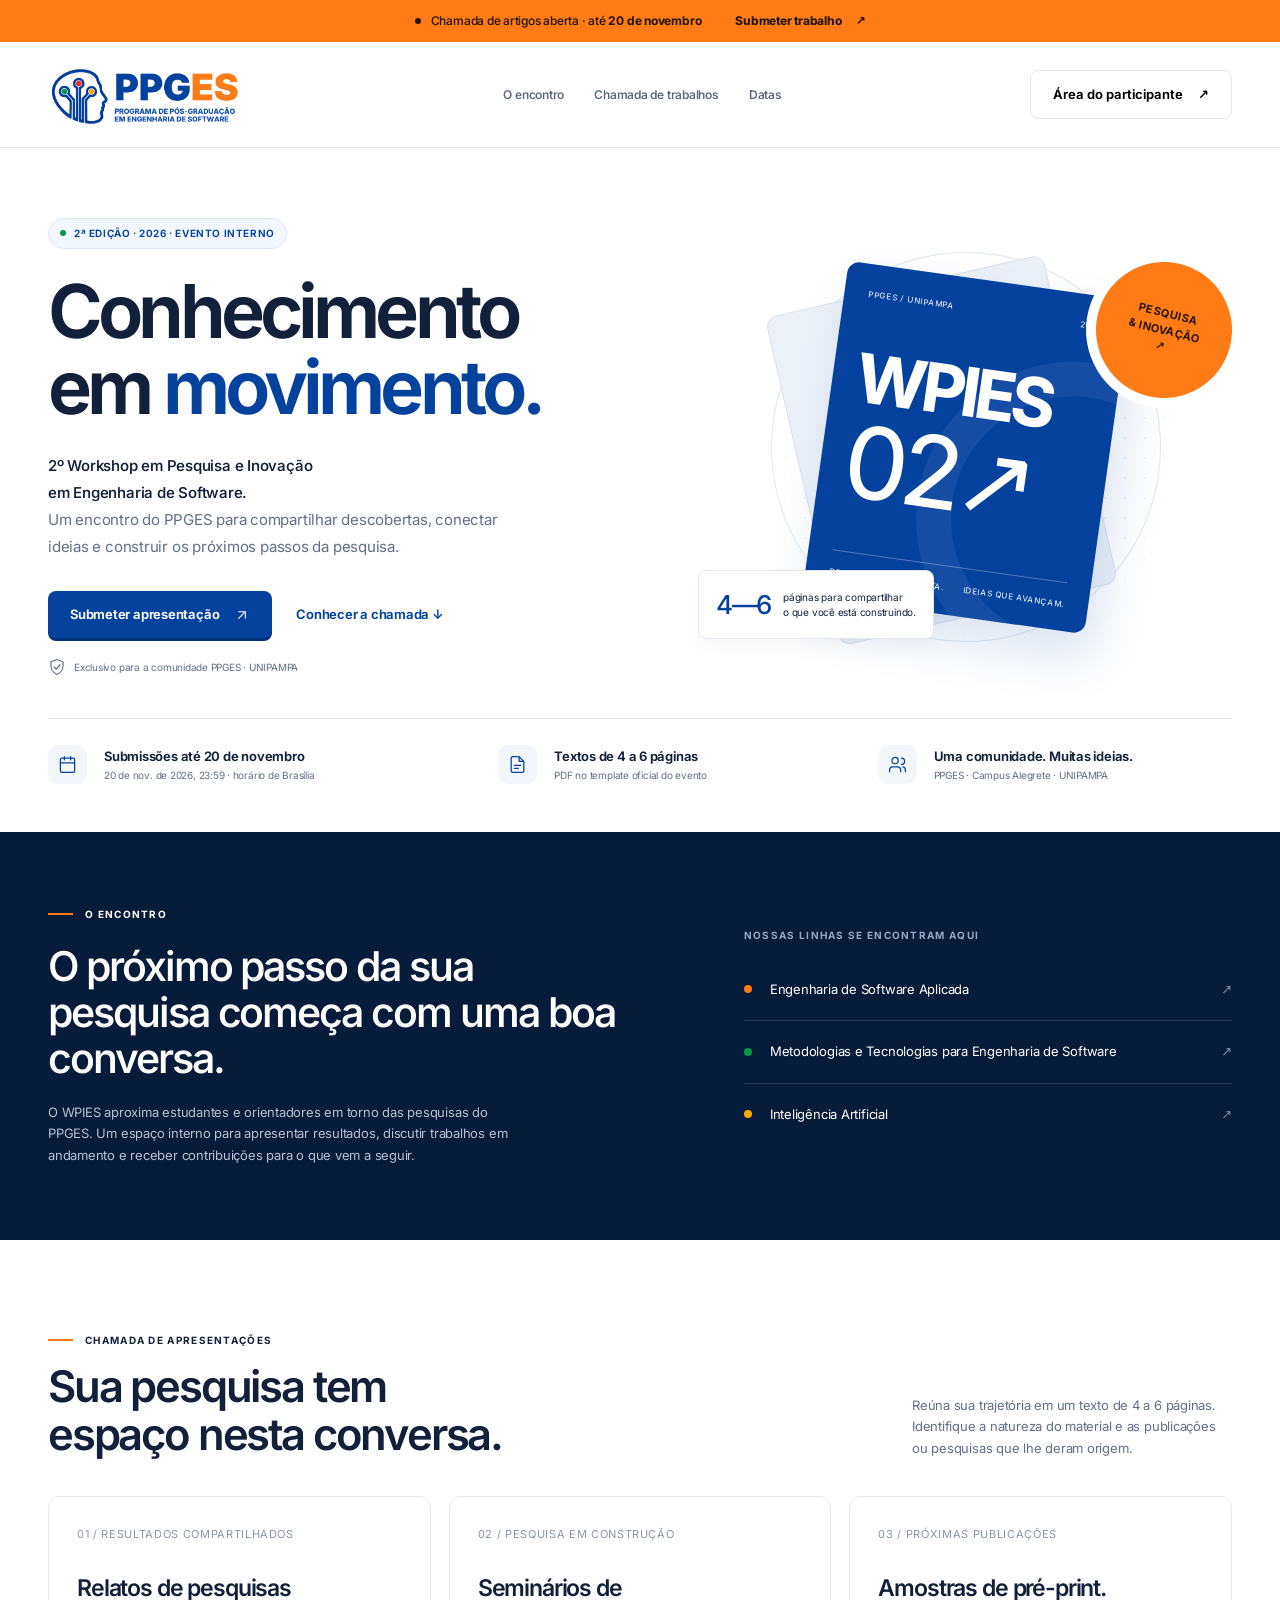
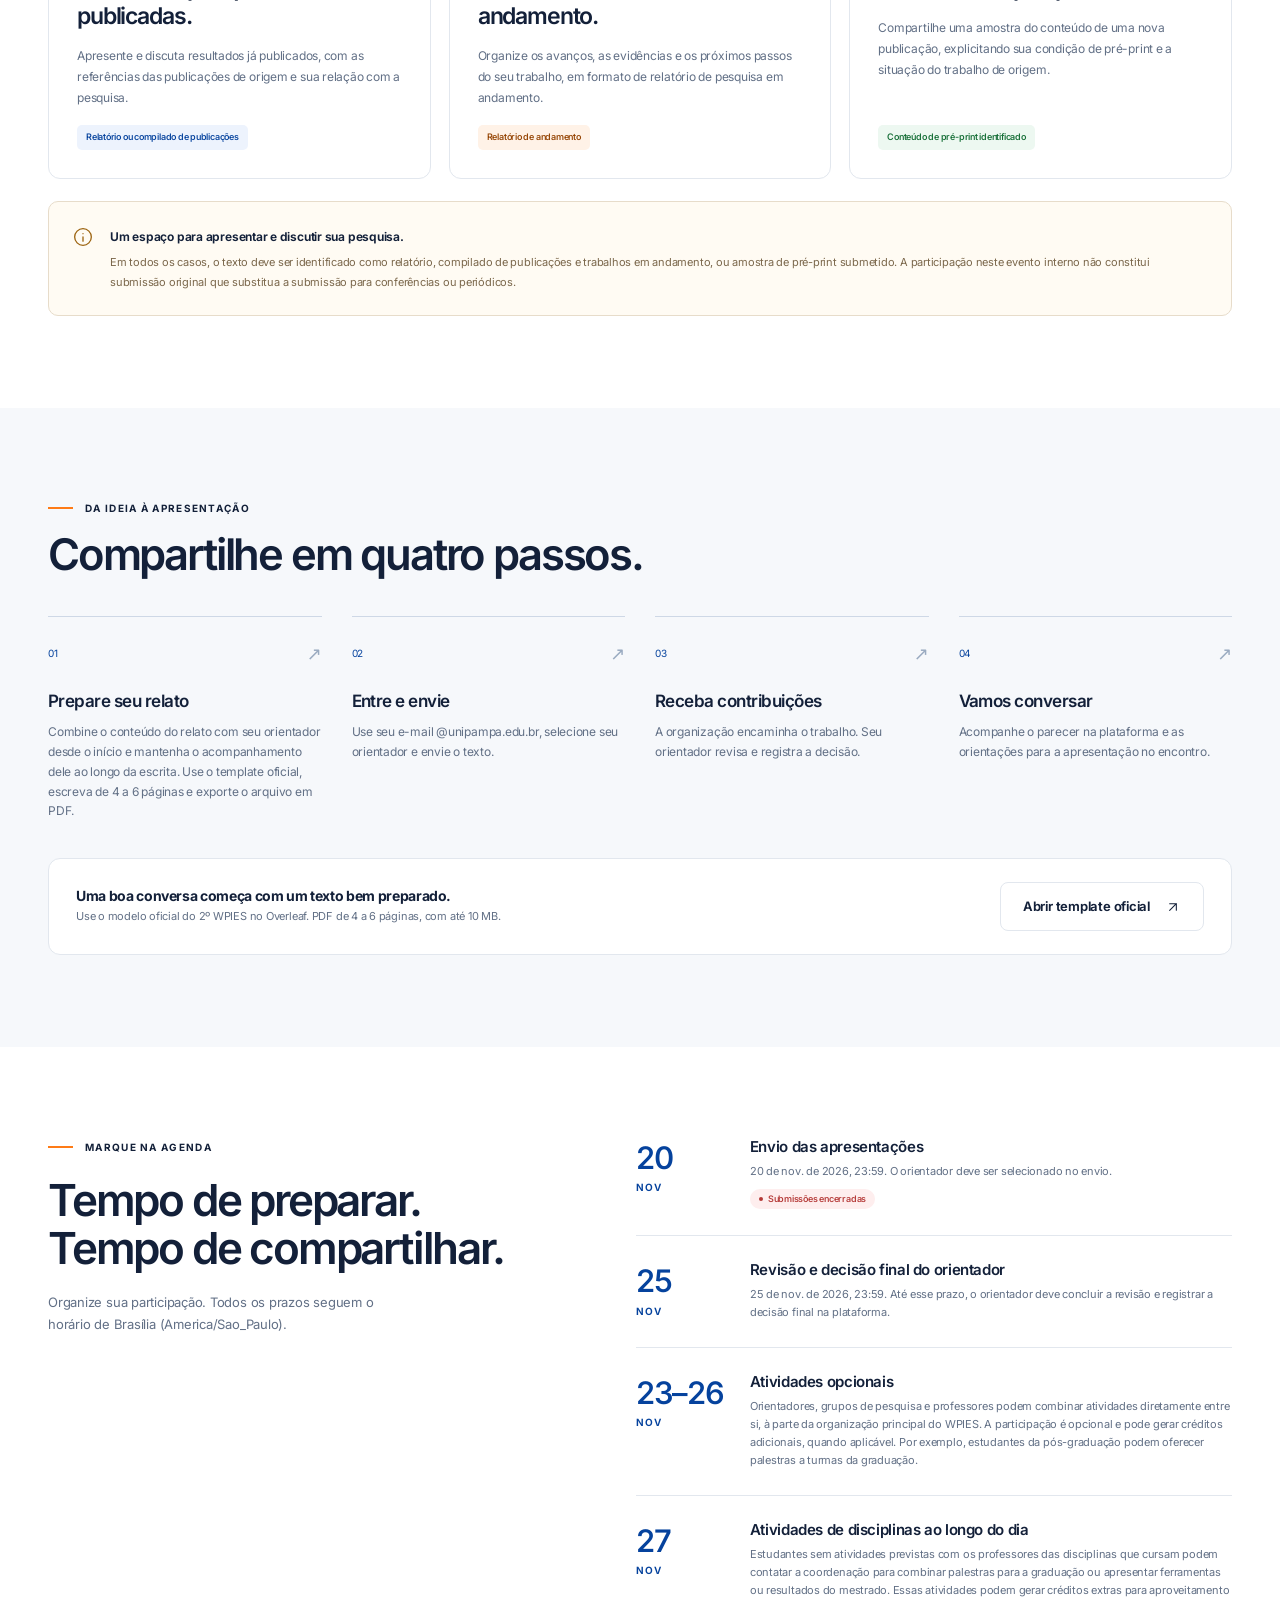
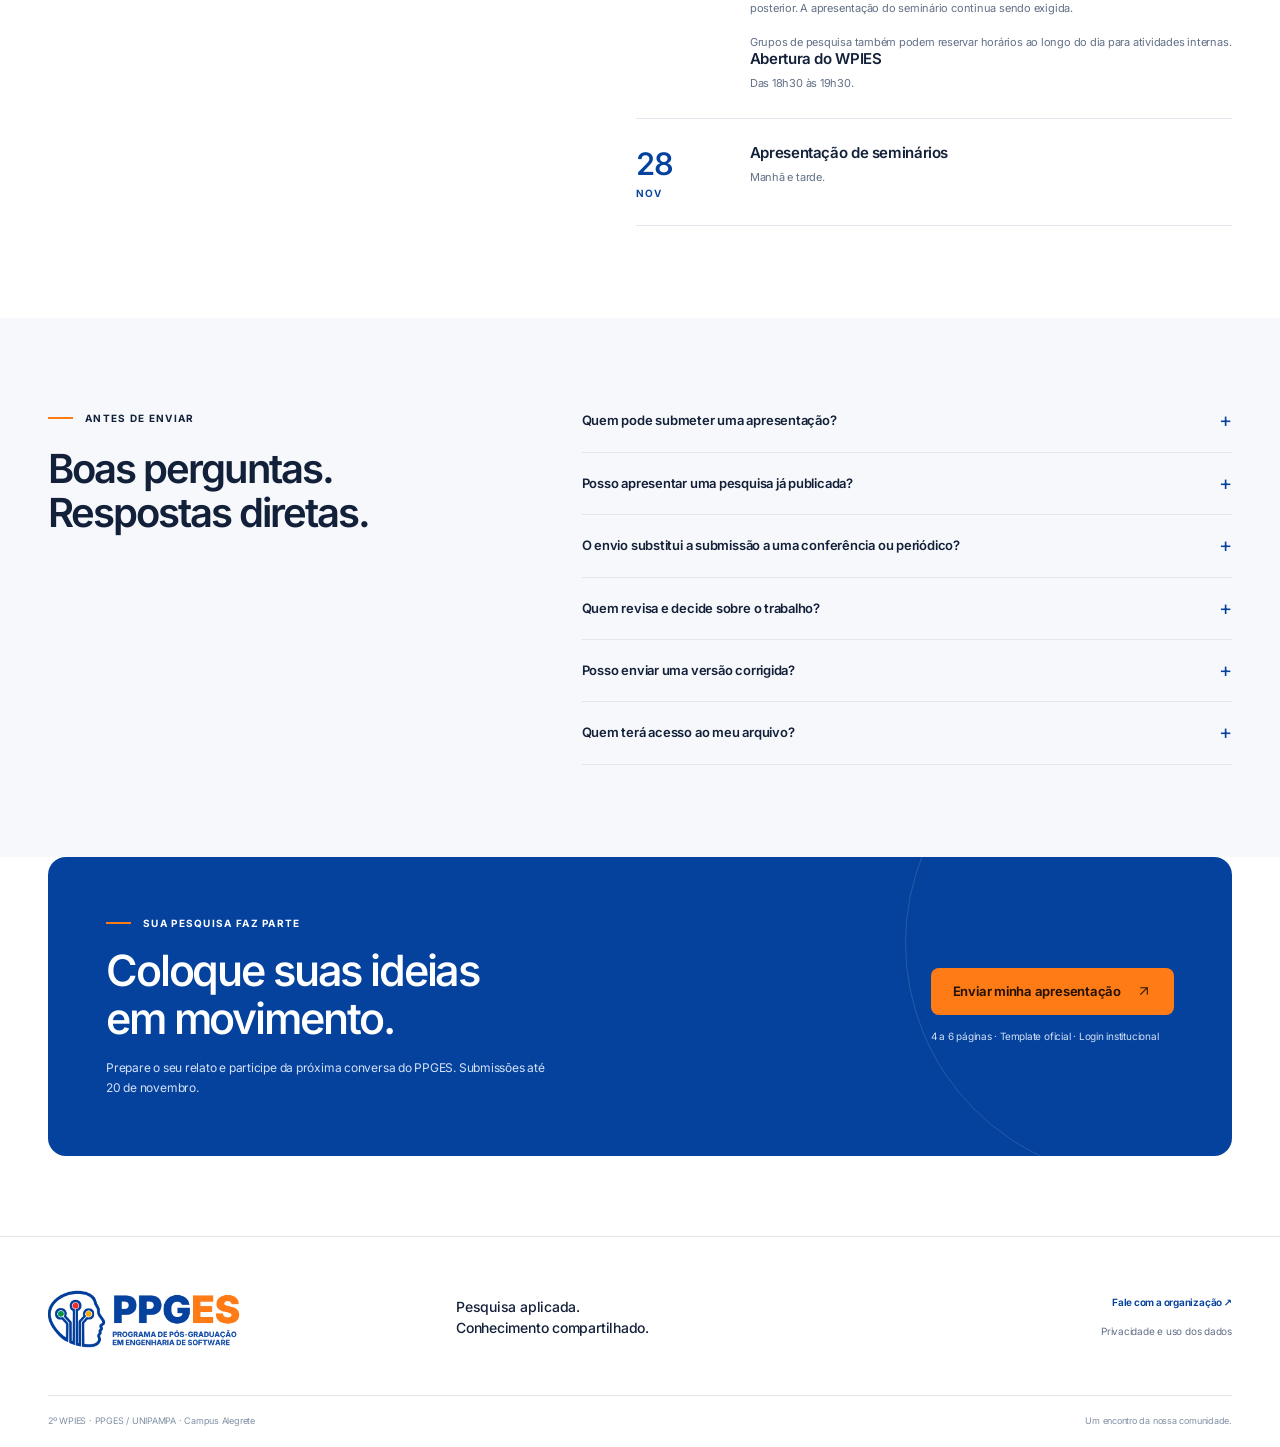
<file: index.html>
<!doctype html>
<html lang="pt-BR">
<head>
  <meta charset="utf-8">
  <meta name="viewport" content="width=device-width,initial-scale=1">
  <meta name="theme-color" content="#05429D">
  <meta name="description" content="2º WPIES. Um encontro interno do PPGES para compartilhar pesquisas, conectar ideias e apresentar trabalhos em Engenharia de Software. Submissões de 4 a 6 páginas até 20 de novembro de 2026.">
  <meta name="referrer" content="strict-origin-when-cross-origin">
  <meta http-equiv="Content-Security-Policy" content="default-src 'self'; script-src 'self' https://accounts.google.com; style-src 'self' 'unsafe-inline' https://accounts.google.com; img-src 'self' data: https://*.googleusercontent.com https://accounts.google.com; font-src 'self'; frame-src https://script.google.com https://*.googleusercontent.com https://accounts.google.com; connect-src 'self' https://accounts.google.com https://*.googleapis.com; base-uri 'self'; form-action 'self'; object-src 'none'">
  <title>2º WPIES · Pesquisa em movimento · PPGES</title>
  <link rel="icon" type="image/svg+xml" href="assets/favicon.svg">
  <link rel="stylesheet" href="css/styles.css">
  <link rel="preload" href="assets/inter-latin.woff2" as="font" type="font/woff2" crossorigin>
  <script src="config.js" defer></script>
  <script src="js/core.js" defer></script>
  <script src="js/api.js" defer></script>
  <script src="js/demo.js" defer></script>
  <script src="js/views.js" defer></script>
  <script src="js/app.js" defer></script>
</head>
<body>
  <a class="skip-link" href="#main">Ir para o conteúdo</a>
  <div id="demo-bar" hidden></div>
  <div id="announcement" class="announcement"><span class="live-dot"></span><span id="announcement-copy">Chamada de artigos aberta · até <strong>20 de novembro</strong></span><a href="#/submit">Submeter trabalho <span aria-hidden="true">↗</span></a></div>
  <header class="site-header">
    <div class="header-inner wrap">
      <a class="brand" href="#/" aria-label="WPIES, página inicial"><img src="assets/ppges-horizontal.png" alt="PPGES — Programa de Pós-Graduação em Engenharia de Software" width="2690" height="1134"></a>
      <nav class="desktop-nav" aria-label="Navegação principal"><a href="#evento">O encontro</a><a href="#trabalhos">Chamada de trabalhos</a><a href="#datas">Datas</a></nav>
      <div class="header-actions"><button class="button button-quiet" data-action="portal">Área do participante <span aria-hidden="true">↗</span></button><button class="menu-toggle" aria-expanded="false" aria-controls="mobile-nav" aria-label="Abrir menu"><span></span><span></span></button></div>
    </div>
    <nav id="mobile-nav" aria-label="Navegação móvel" hidden><a href="#evento">O encontro</a><a href="#trabalhos">Chamada de trabalhos</a><a href="#datas">Datas importantes</a><a href="#/mine">Área do participante</a><button class="button button-text" id="mobile-logout" data-action="logout" hidden>Sair da conta ↗</button></nav>
  </header>
  <main id="main" tabindex="-1"></main>
  <footer class="site-footer"><div class="wrap footer-top"><a href="https://cursos.unipampa.edu.br/cursos/ppges/" target="_blank" rel="noopener noreferrer"><img src="assets/ppges-horizontal.png" alt="PPGES" width="2690" height="1134"></a><p>Pesquisa aplicada.<br>Conhecimento compartilhado.</p><div><a href="mailto:ppges@unipampa.edu.br" id="footer-contact">Fale com a organização ↗</a><a href="#/privacy">Privacidade e uso dos dados</a></div></div><div class="wrap footer-bottom"><span>2º WPIES · PPGES / UNIPAMPA · Campus Alegrete</span><span>Um encontro da nossa comunidade.</span></div></footer>
  <div id="toast" class="toast" role="status" aria-live="polite" hidden></div>
  <dialog id="app-dialog" class="app-dialog"><div id="dialog-content"></div></dialog>
  <noscript><p class="notice">Ative o JavaScript para acessar a chamada de trabalhos e a área de submissões.</p></noscript>
</body>
</html>
</file>
<file: css/styles.css>
@font-face{font-family:Inter;src:url('../assets/inter-latin.woff2') format('woff2');font-weight:100 900;font-display:swap}
.icon{width:18px;height:18px;flex-shrink:0;display:inline-block}
.hero-copy{min-width:0}
.portal-content,.panel,.stat{min-width:0}
.table-scroll{position:relative}
@media(max-width:380px){.header-inner .brand{width:142px}.header-actions .button{font-size:9px;padding:9px}.header-actions{gap:7px}}
:root{--blue:#05429d;--orange:#fe7b16;--green:#049846;--red:#f82824;--yellow:#fda704;--ink:#132039;--muted:#627086;--line:#e2e7ee;--paper:#f6f8fb;--navy:#071b3b;--radius:18px;--font:Inter,system-ui,-apple-system,BlinkMacSystemFont,'Segoe UI',sans-serif}
*{box-sizing:border-box}html{scroll-behavior:smooth;scroll-padding-top:112px}body{margin:0;color:var(--ink);background:white;font-family:var(--font);font-size:15px;line-height:1.65;letter-spacing:-.015em}body.modal-open{overflow:hidden}button,input,select,textarea{font:inherit}button,a,input,select,textarea{-webkit-tap-highlight-color:transparent}button,a{touch-action:manipulation}button{cursor:pointer}a{color:inherit;text-decoration:none}a:hover{text-decoration:none}p,h1,h2,h3,h4{margin:0}h1,h2,h3,h4{line-height:1.1;letter-spacing:-.05em}p+p{margin-top:16px}img{display:block;max-width:100%;height:auto}svg{vertical-align:middle}button{border:0}button:disabled{cursor:not-allowed;opacity:.55}input,textarea,select{min-width:0}textarea{resize:vertical}hr{border:0;border-top:1px solid var(--line);margin:28px 0}[hidden]{display:none!important}:focus-visible{outline:3px solid var(--orange);outline-offset:4px}::selection{background:#fe7b163b}.wrap{width:min(1200px,calc(100% - 96px));margin-inline:auto}.skip-link{position:fixed;left:16px;top:-90px;background:var(--blue);color:white;padding:12px 20px;z-index:100}.skip-link:focus{top:12px}.announcement{min-height:42px;display:flex;gap:10px;align-items:center;justify-content:center;background:var(--orange);color:#251603;font-size:12px;font-weight:500;padding:10px 18px}.announcement a{font-weight:750;display:inline-flex;align-items:center;gap:14px;margin-left:24px}.live-dot{width:6px;height:6px;border-radius:50%;background:currentColor;flex-shrink:0}.site-header{background:#fffffff5;position:sticky;top:0;z-index:20;border-bottom:1px solid var(--line);backdrop-filter:blur(14px)}.header-inner{min-height:105px;display:flex;align-items:center;justify-content:space-between;gap:24px}.brand{display:block;width:207px;flex-shrink:0;padding:6px 4px}.desktop-nav{display:flex;gap:30px;font-size:12px;font-weight:550}.desktop-nav a{padding:10px 0;color:#58647a}.desktop-nav a:hover{color:var(--blue)}.header-actions{display:flex;align-items:center;gap:12px}.button{display:inline-flex;align-items:center;justify-content:center;gap:15px;padding:15px 22px;border-radius:8px;font-size:13px;font-weight:650;line-height:1.3;min-height:47px;transition:transform .2s,background .2s;white-space:normal}.button:hover:not(:disabled){transform:translateY(-2px)}.button-primary{background:var(--blue);color:white;box-shadow:0 3px 0 #00317b}.button-primary:hover{background:#06377f}.button-orange{background:var(--orange);color:#241302}.button-quiet{background:white;border:1px solid var(--line)}.button-quiet:hover{border-color:var(--blue);color:var(--blue)}.button-white{background:white;color:var(--blue)}.button-text{padding:10px 0;color:var(--blue);background:none;min-height:40px}.button-small{font-size:12px;padding:10px 13px;min-height:38px}.button-danger{color:#ad2421;background:#fff1f0}.button .icon{width:16px;height:16px}.menu-toggle{display:none;background:none;width:40px;padding:8px}.menu-toggle span{display:block;height:2px;background:var(--ink);margin:6px 0}#mobile-nav{padding:20px 28px;border-top:1px solid var(--line)}#mobile-nav a{display:block;padding:10px}.eyebrow{font-size:10px;font-weight:700;letter-spacing:.13em;text-transform:uppercase;display:flex;align-items:center;gap:12px}.eyebrow .line{width:25px;height:2px;background:var(--orange)}.pill{display:inline-flex;align-items:center;gap:8px;border-radius:30px;border:1px solid #dbe5f5;background:#f3f7ff;padding:6px 11px;color:var(--blue);font-size:10px;letter-spacing:.06em;font-weight:650;text-transform:uppercase}.pill .live-dot{color:var(--green)}
.hero{position:relative;overflow:hidden;padding:70px 0 48px}.hero-grid{display:grid;grid-template-columns:1.12fr 1fr;gap:35px;align-items:center}.hero h1{font-size:clamp(56px,5.8vw,83px);font-weight:650;line-height:1.035;margin:24px 0 26px;letter-spacing:-.065em}.hero h1 span{color:var(--blue)}.hero-description{max-width:455px;font-size:15px;line-height:1.8;color:var(--muted)}.hero-description strong{color:var(--ink);font-weight:550}.hero-actions{display:flex;gap:24px;align-items:center;margin-top:31px;flex-wrap:wrap}.hero-note{font-size:10px;color:var(--muted);margin-top:20px;display:flex;gap:8px;align-items:center}.hero-art{height:458px;position:relative;isolation:isolate;display:flex;align-items:center;justify-content:center;transform:translateX(5px)}.art-grid{position:absolute;inset:30px 0 0;background-image:radial-gradient(#c9d1dc 1px,transparent 1px);background-size:20px 20px;opacity:.5;mask-image:radial-gradient(ellipse,black 15%,transparent 69%)}.art-orbit{position:absolute;width:390px;height:390px;border:1px solid #e1e8f0;border-radius:50%;transform:rotate(-25deg)}.art-orbit:before{content:'';position:absolute;width:10px;height:10px;background:var(--green);border:5px solid white;box-sizing:content-box;border-radius:50%;top:15px;left:88px}.art-orbit:after{content:'';position:absolute;width:7px;height:7px;background:var(--red);border-radius:50%;right:-4px;top:50%}.art-sheet-back{position:absolute;width:285px;height:337px;background:#ecf1f8;border:1px solid #d7e1ef;border-radius:12px;transform:rotate(-13deg) translate(-25px,-3px)}.art-sheet{position:relative;width:285px;height:337px;border-radius:12px;background:var(--blue);color:white;transform:rotate(8deg);padding:24px 24px 20px;box-shadow:12px 24px 50px #05429d24;overflow:hidden;display:flex;flex-direction:column;justify-content:space-between}.art-sheet:after{content:'';position:absolute;left:101px;top:67px;width:245px;height:245px;border:35px solid #ffffff0f;border-radius:50%}.art-sheet-top{display:flex;justify-content:space-between;font-size:8px;letter-spacing:.1em;z-index:1}.art-title{font-size:68px;letter-spacing:-.07em;line-height:1;font-weight:750;z-index:1}.art-title span{display:block;font-size:100px;font-weight:450;letter-spacing:-.07em}.art-sheet-bottom{font-size:8px;letter-spacing:.08em;display:flex;justify-content:space-between;border-top:1px solid #ffffff4a;padding-top:15px;z-index:1}.art-sun{position:absolute;width:136px;height:136px;top:44px;right:5px;background:var(--orange);border-radius:50%;z-index:2;display:flex;align-items:center;justify-content:center;color:#2e1a04;font-size:11px;font-weight:700;line-height:1.5;letter-spacing:.04em;transform:rotate(14deg);text-align:center;box-shadow:0 0 0 10px white}.art-caption{position:absolute;left:3px;bottom:37px;z-index:3;display:flex;align-items:center;gap:12px;font-size:10px;line-height:1.5;padding:14px 17px;background:white;border:1px solid var(--line);border-radius:8px;box-shadow:0 10px 20px #11233c08}.art-caption b{font-size:26px;color:var(--blue);font-weight:500;letter-spacing:-.05em}.hero-bottom{display:grid;grid-template-columns:1.2fr 1fr 1fr;margin-top:42px;border-top:1px solid var(--line);padding-top:26px;gap:25px}.hero-fact{display:flex;align-items:center;gap:17px}.fact-icon{width:39px;height:39px;display:grid;place-items:center;background:#f3f6fb;color:var(--blue);border-radius:10px;flex-shrink:0}.fact-icon svg{width:19px;height:19px}.hero-fact strong{display:block;font-size:13px;font-weight:650}.hero-fact small{display:block;font-size:10px;color:var(--muted)}.section{padding:92px 0}.section-header{display:flex;gap:50px;justify-content:space-between;align-items:flex-end;margin-bottom:37px}.section-header h2{font-size:clamp(32px,3.4vw,46px);font-weight:600;margin-top:15px;max-width:650px}.section-header>p{font-size:13px;color:var(--muted);max-width:320px}.section-soft{background:var(--paper)}.about{background:var(--navy);color:white;position:relative;overflow:hidden;padding:74px 0}.about-grid{display:grid;grid-template-columns:1.2fr 1fr;gap:110px;align-items:center}.about h2{font-size:41px;font-weight:550;line-height:1.13;margin:20px 0}.about p{font-size:13px;color:#b5c1d3;max-width:470px}.research-lines{list-style:none;margin:0;padding:0}.research-lines li{padding:20px 0;border-bottom:1px solid #ffffff24;font-size:13px;display:flex;gap:18px;align-items:center}.research-lines li:last-child{border-bottom:0}.research-dot{width:8px;height:8px;border-radius:50%;background:var(--orange);flex-shrink:0}.research-lines li:nth-child(2) .research-dot{background:var(--green)}.research-lines li:nth-child(3) .research-dot{background:var(--yellow)}.research-lines li span:last-child{color:#7b91b3;margin-left:auto}.format-grid{display:grid;grid-template-columns:repeat(3,1fr);gap:18px}.format-card{border:1px solid var(--line);border-radius:12px;padding:28px;background:white;display:flex;flex-direction:column;align-items:start;min-height:283px}.format-number{font-size:11px;color:#8995a8;margin-bottom:32px;letter-spacing:.06em}.format-card h3{font-size:23px;line-height:1.2;max-width:230px;font-weight:600;margin-bottom:14px}.format-card p{font-size:12px;color:var(--muted);line-height:1.75}.format-label{font-size:9px;background:#edf3fd;color:var(--blue);padding:5px 9px;border-radius:5px;font-weight:550;margin-top:auto;align-self:start}.format-card:nth-child(2) .format-label{background:#fff2e7;color:#944200}.format-card:nth-child(3) .format-label{background:#edf8f1;color:#146d35}.academic-notice{display:flex;gap:17px;border:1px solid #e7dcca;background:#fffbf3;border-radius:10px;padding:22px 24px;margin-top:22px}.academic-notice svg{color:#9d6411;flex-shrink:0;width:20px;height:20px;margin-top:3px}.academic-notice strong{font-size:12px;font-weight:650}.academic-notice p{font-size:11px;color:#7b674b;margin-top:4px;line-height:1.8}.steps{display:grid;grid-template-columns:repeat(4,1fr);gap:30px}.step{border-top:1px solid #ced8e6;padding-top:22px}.step-index{display:flex;align-items:center;justify-content:space-between;font-size:10px;color:var(--blue);margin-bottom:23px}.step-index span{font-size:18px;color:#9aabc1}.step h3{font-size:17px;letter-spacing:-.03em;margin-bottom:12px;font-weight:600}.step p{font-size:12px;color:var(--muted)}.template-strip{border:1px solid var(--line);border-radius:12px;padding:23px 27px;display:flex;gap:20px;justify-content:space-between;align-items:center;margin-top:37px;background:white}.template-strip h3{font-size:14px;letter-spacing:-.025em}.template-strip p{font-size:11px;color:var(--muted);margin-top:4px}.dates-grid{display:grid;grid-template-columns:.9fr 1.1fr;gap:100px}.dates-intro h2{font-size:44px;font-weight:600;margin:20px 0}.dates-intro p{font-size:13px;color:var(--muted);max-width:340px}.date-row{display:grid;grid-template-columns:90px 1fr;gap:24px;padding:26px 0;border-bottom:1px solid var(--line)}.date-row:first-child{padding-top:0}.date-block{font-size:31px;letter-spacing:-.04em;color:var(--blue);font-weight:550;line-height:1.2}.date-block small{display:block;font-size:10px;font-weight:650;letter-spacing:.13em;margin-top:5px}.date-row h3{font-size:15px;letter-spacing:-.025em;font-weight:600;margin-bottom:6px}.date-row p{font-size:11px;color:var(--muted)}.date-row .tag{margin-top:9px}.faq-layout{display:grid;grid-template-columns:.8fr 1.2fr;gap:100px}.faq-layout h2{font-size:40px;font-weight:600;margin-top:20px}.faq-list details{border-bottom:1px solid var(--line);padding:20px 0}.faq-list details:first-child{padding-top:0}.faq-list summary{list-style:none;cursor:pointer;font-size:13px;font-weight:600;display:flex;justify-content:space-between;gap:22px}.faq-list summary::-webkit-details-marker{display:none}.faq-list summary:after{content:'+';font-size:20px;font-weight:400;color:var(--blue);line-height:1}.faq-list details[open] summary:after{content:'−'}.faq-list details p{font-size:12px;color:var(--muted);margin-top:15px;max-width:540px}.cta{padding:0 0 80px}.cta-panel{background:var(--blue);border-radius:18px;overflow:hidden;position:relative;padding:58px 58px;display:flex;justify-content:space-between;align-items:center;gap:40px;color:white}.cta-panel:after{content:'';position:absolute;right:-145px;top:-150px;border:1px solid #ffffff21;width:470px;height:470px;border-radius:50%;pointer-events:none}.cta-panel h2{font-size:43px;font-weight:550;line-height:1.1;margin:16px 0}.cta-panel p{font-size:12px;color:#d4e1f6;max-width:450px}.cta-action{flex-shrink:0;position:relative;z-index:1}.cta-action small{display:block;font-size:10px;margin-top:13px;color:#d4e1f6}.site-footer{border-top:1px solid var(--line);background:white}.footer-top{padding-top:37px;padding-bottom:35px;display:grid;grid-template-columns:1fr 1fr 1fr;gap:40px;align-items:center}.footer-top img{width:205px}.footer-top p{font-size:14px;font-weight:500;line-height:1.5}.footer-top>div{display:flex;flex-direction:column;gap:8px;align-items:flex-end;font-size:10px;color:var(--muted)}.footer-top>div a:first-child{color:var(--blue);font-weight:650;margin-bottom:5px}.footer-bottom{display:flex;justify-content:space-between;padding:18px 0;border-top:1px solid var(--line);font-size:9px;color:#8090a4}
/* Portal */
.portal-surface{background:var(--paper);min-height:620px;padding:36px 0 70px}.portal-layout{display:grid;grid-template-columns:214px minmax(0,1fr);gap:32px}.portal-sidebar{align-self:start;position:sticky;top:137px}.portal-label{font-size:9px;letter-spacing:.12em;font-weight:700;color:#8390a2;padding:14px 14px 12px;text-transform:uppercase}.portal-sidebar nav{display:flex;flex-direction:column;gap:5px}.portal-sidebar nav a{display:flex;gap:12px;align-items:center;font-size:12px;color:#61718b;padding:12px 14px;border-radius:8px}.portal-sidebar nav a.active{background:white;box-shadow:0 2px 7px #20355107;color:var(--blue);font-weight:650}.portal-sidebar svg{width:16px;height:16px}.portal-user{border-top:1px solid var(--line);margin-top:30px;padding:22px 14px}.avatar{width:37px;height:37px;border-radius:50%;background:#e2ebfb;color:var(--blue);display:grid;place-items:center;font-size:11px;font-weight:700;flex-shrink:0}.portal-user .user-name{font-size:11px;font-weight:650;margin-top:11px}.portal-user small{font-size:9px;color:var(--muted);overflow-wrap:anywhere;display:block}.portal-user button{font-size:10px;color:var(--muted);background:none;padding:10px 0}.portal-heading{display:flex;justify-content:space-between;align-items:center;gap:20px;margin:12px 0 27px}.portal-heading h1{font-size:30px;font-weight:600}.portal-heading p{font-size:11px;color:var(--muted);margin-top:10px}.breadcrumb{font-size:10px;color:var(--muted);margin-bottom:20px}.breadcrumb a{color:var(--blue)}.panel{background:white;border:1px solid var(--line);border-radius:12px;padding:26px;margin-bottom:20px}.panel h2{font-size:16px;font-weight:600;letter-spacing:-.03em}.panel-subtitle{font-size:11px;color:var(--muted);margin-top:8px}.panel-title{display:flex;justify-content:space-between;gap:16px;align-items:center;margin-bottom:24px}.stats-grid{display:grid;grid-template-columns:repeat(4,1fr);gap:14px;margin-bottom:24px}.stat{padding:22px 20px;background:white;border:1px solid var(--line);border-radius:11px}.stat-top{display:flex;align-items:center;justify-content:space-between;color:var(--muted);font-size:10px}.stat-top svg{width:15px;height:15px;color:var(--blue)}.stat strong{display:block;font-size:33px;font-weight:550;letter-spacing:-.05em;margin-top:13px;line-height:1.2}.stat small{display:block;font-size:9px;color:var(--muted);margin-top:7px}.stat.accepted strong{color:#0c8945}.dashboard-overview{display:grid;grid-template-columns:1.35fr 1fr;gap:18px}.distribution{display:flex;gap:4px;height:10px;border-radius:8px;overflow:hidden;margin:28px 0 21px;background:#eef2f7}.distribution span{min-width:4px;transition:flex .4s}.legend{display:grid;grid-template-columns:1fr 1fr;gap:12px 20px}.legend-item{display:flex;justify-content:space-between;align-items:center;gap:10px;font-size:10px;color:var(--muted)}.legend-item div{display:flex;align-items:center;gap:7px}.legend-dot{display:block;width:6px;height:6px;border-radius:50%}.legend-item b{color:var(--ink);font-weight:600}.deadline-summary{display:flex;gap:16px;align-items:center;margin:25px 0 18px}.deadline-tile{background:#fff2e7;border-radius:8px;padding:12px 18px;text-align:center;color:#9c4c07;font-size:26px;line-height:1.15}.deadline-tile small{display:block;font-size:9px;font-weight:600;letter-spacing:.1em}.deadline-summary p{font-size:11px;color:var(--muted)}.deadline-summary strong{display:block;font-size:12px;color:var(--ink);margin-bottom:4px}.table-panel{padding:0;overflow:hidden}.table-toolbar{padding:22px;display:flex;gap:14px;justify-content:space-between;align-items:center;flex-wrap:wrap}.table-toolbar h2{font-size:15px}.filters{display:flex;gap:9px;align-items:center;flex-wrap:wrap}.search-box{position:relative}.search-box svg{position:absolute;top:12px;left:11px;width:14px;height:14px;color:#8997a9}.search-box input{padding:10px 10px 10px 33px;font-size:11px;max-width:210px}.filters select{padding:10px 12px;font-size:11px;max-width:190px}.table-scroll{overflow-x:auto}table{width:100%;border-collapse:collapse;min-width:650px;text-align:left}th{font-size:9px;font-weight:600;letter-spacing:.02em;color:#8090a4;background:#fbfcfe;padding:13px 22px;border-block:1px solid var(--line)}td{font-size:11px;padding:18px 22px;border-bottom:1px solid #edf0f5;vertical-align:middle}tr:last-child td{border-bottom:0}td.title-cell{width:37%;max-width:300px}.title-cell a{display:block;font-weight:600;line-height:1.5}.title-cell a:hover{color:var(--blue)}.title-cell small{display:block;color:#8793a6;font-size:9px;margin-top:5px}.table-person{font-size:10px;line-height:1.5}.table-person small{display:block;color:var(--muted);font-size:9px}.row-arrow{padding:6px;color:var(--blue);font-size:18px}.table-footer{padding:14px 22px;font-size:9px;color:var(--muted);border-top:1px solid var(--line);display:flex;justify-content:space-between;gap:16px}.tag{display:inline-flex;border-radius:30px;padding:4px 9px;font-size:9px;font-weight:550;line-height:1.4;white-space:nowrap;align-items:center;gap:5px}.tag:before{content:'';display:block;width:4px;height:4px;border-radius:50%;background:currentColor}.tag-received{background:#edf2f9;color:#526b91}.tag-in_review{background:#eef2ff;color:#385cb9}.tag-changes_requested{background:#fff4e5;color:#92520c}.tag-accepted{background:#e9f7ee;color:#14753c}.tag-not_accepted{background:#feeeee;color:#b43836}.notice{padding:16px 18px;border-radius:8px;background:#edf4ff;color:#254d88;font-size:11px;line-height:1.8;display:flex;gap:13px;align-items:flex-start;margin-bottom:20px}.notice svg{width:17px;height:17px;flex-shrink:0;margin-top:3px}.notice.warning{background:#fff6e8;color:#895213}.notice.success{background:#edf9f0;color:#146e38}.notice.error{background:#fff1f0;color:#a22e2e}.notice a{text-decoration:underline}.empty-state{text-align:center;padding:50px 30px;background:white;border:1px solid var(--line);border-radius:12px}.empty-state h2{font-size:20px;margin:18px 0 12px}.empty-state p{font-size:12px;color:var(--muted);max-width:460px;margin:auto}.empty-state .button{margin-top:24px}.empty-symbol{width:58px;height:58px;border-radius:14px;background:#edf3fc;color:var(--blue);display:grid;place-items:center;margin:auto}.empty-symbol svg{width:24px;height:24px}.form-grid{display:grid;grid-template-columns:1fr 1fr;gap:20px}.field{display:flex;flex-direction:column;gap:7px}.field.full{grid-column:1/-1}.field label{font-size:11px;font-weight:600}.field .hint{font-size:10px;color:var(--muted);line-height:1.7}.field input,.field select,.field textarea,.filters input,.filters select{border:1px solid #dce3ec;border-radius:7px;background:white;color:var(--ink);outline-offset:2px;line-height:1.5}.field input,.field select,.field textarea{width:100%;padding:11px 13px;font-size:12px}.field input[readonly]{background:#f7f9fc;color:var(--muted)}.field textarea{min-height:108px}.field input:focus,.field select:focus,.field textarea:focus{border-color:var(--blue)}.form-section-title{display:flex;gap:13px;align-items:center;margin-bottom:23px}.form-section-title span{width:26px;height:26px;border-radius:50%;font-size:10px;display:grid;place-items:center;background:#edf3fc;color:var(--blue)}.dropzone{border:1px dashed #aabbcf;border-radius:10px;padding:28px;text-align:center;background:#fbfcff;position:relative;cursor:pointer}.dropzone.dragging{border-color:var(--blue);background:#edf4ff}.dropzone svg{width:28px;height:28px;color:var(--blue);margin-bottom:12px}.dropzone strong{display:block;font-size:12px}.dropzone p{font-size:10px;color:var(--muted);margin-top:5px}.dropzone input{position:absolute;inset:0;opacity:0;width:100%;height:100%;cursor:pointer}.dropzone:focus-within{outline:3px solid var(--orange);outline-offset:3px}.file-info{border:1px solid #cbe5d3;background:#f3fbf5;border-radius:8px;padding:13px 17px;display:flex;justify-content:space-between;align-items:center;gap:16px;margin-top:12px;font-size:11px;overflow-wrap:anywhere}.file-info small{display:block;color:var(--muted);font-size:9px}.check-label{display:flex;align-items:flex-start;gap:11px;font-size:11px;line-height:1.8;cursor:pointer}.check-label input{margin-top:5px;accent-color:var(--blue);width:15px;height:15px;flex-shrink:0}.form-actions{display:flex;justify-content:space-between;align-items:center;gap:20px;padding:4px 0}.form-actions>span{font-size:10px;color:var(--muted)}.form-error{font-size:11px;color:#ad2424;white-space:pre-line;margin-top:14px}.detail-header{display:flex;justify-content:space-between;align-items:start;gap:30px}.detail-header h2{font-size:25px;line-height:1.25;font-weight:600;max-width:660px}.detail-header small{font-size:10px;color:var(--muted);display:block;margin-top:12px}.meta-grid{display:grid;grid-template-columns:1fr 1fr;gap:20px;margin:25px 0}.meta-item dt{font-size:9px;color:var(--muted);margin-bottom:4px}.meta-item dd{margin:0;font-size:12px;font-weight:500;overflow-wrap:anywhere}.detail-text{font-size:12px;line-height:1.9;white-space:pre-wrap;overflow-wrap:anywhere}.detail-label{font-size:10px;letter-spacing:.04em;font-weight:650;margin-bottom:12px;color:var(--muted)}.review-history{list-style:none;padding:0;margin:20px 0 0}.review-history li{border-left:2px solid #dbe4f1;padding:0 0 22px 18px}.review-history li:last-child{padding-bottom:0}.review-history strong{display:block;font-size:11px;font-weight:600}.review-history small{display:block;font-size:9px;color:var(--muted);margin:5px 0}.review-history p{font-size:11px;white-space:pre-wrap;overflow-wrap:anywhere}.revision-row{padding:12px 0;border-bottom:1px solid var(--line);display:flex;justify-content:space-between;gap:20px;font-size:11px}.revision-row a{color:var(--blue)}.inline-actions{display:flex;gap:10px;flex-wrap:wrap}.roster-row{display:grid;grid-template-columns:1fr 1fr 32px;gap:10px;margin-top:12px}.roster-row input{padding:10px 12px;border:1px solid var(--line);border-radius:7px;width:100%;font-size:11px}.remove-row{background:#fff1f0;color:#ad2424;border-radius:6px;font-size:18px}.roster-head{display:grid;grid-template-columns:1fr 1fr 32px;gap:10px;font-size:9px;color:var(--muted);margin-top:20px}.settings-note{font-size:10px;color:var(--muted);margin:15px 0}.login-shell{min-height:600px;background:var(--paper);display:flex;align-items:center;justify-content:center;padding:64px 24px}.login-card{max-width:490px;width:100%;background:white;border:1px solid var(--line);padding:41px;border-radius:16px;box-shadow:0 15px 40px #172a4506}.login-card h1{font-size:29px;line-height:1.15;margin:23px 0 16px;font-weight:600}.login-card>p{font-size:12px;color:var(--muted);margin-bottom:22px}.google-button{border:1px solid #dadce0;background:white;border-radius:7px;color:#3c4043;width:100%;min-height:45px;display:flex;align-items:center;justify-content:center;gap:13px;font-size:13px;font-family:Arial,sans-serif;font-weight:500;padding:12px 20px}.google-button svg{width:18px;height:18px}.login-fineprint{font-size:10px!important;color:var(--muted);margin-top:20px}.login-card .button-text{font-size:11px}.loading-state{padding:80px 30px;text-align:center;min-height:450px;font-size:12px;color:var(--muted)}.spinner{display:block;width:26px;height:26px;margin:0 auto 16px;border:2px solid #dce5f2;border-top-color:var(--blue);border-radius:50%;animation:spin .7s linear infinite}.toast{position:fixed;bottom:25px;left:50%;transform:translateX(-50%);max-width:min(580px,calc(100% - 32px));background:var(--navy);color:white;box-shadow:0 8px 30px #0003;padding:15px 22px;z-index:100;border-radius:10px;font-size:12px}.app-dialog{border:0;border-radius:14px;width:min(500px,calc(100% - 32px));padding:30px;color:var(--ink);box-shadow:0 20px 100px #0003}.app-dialog::backdrop{background:#071b3b90;backdrop-filter:blur(3px)}.app-dialog h2{font-size:22px;margin-bottom:16px}.app-dialog p{font-size:12px;color:var(--muted)}.dialog-actions{display:flex;justify-content:flex-end;gap:12px;margin-top:26px}.demo-bar{background:#eaf3ff;border-bottom:1px solid #cbdff8;padding:9px 22px;display:flex;align-items:center;justify-content:center;gap:17px;font-size:10px;color:#1c4a8c;flex-wrap:wrap}.demo-bar strong{font-weight:700}.demo-bar select{font-size:10px;padding:4px 9px;border:1px solid #c9d9ed;border-radius:5px;background:white}.demo-bar a{text-decoration:underline}.progress-note{font-size:11px;color:var(--blue);margin-top:12px}.privacy-page{max-width:800px;padding:70px 0}.privacy-page h1{font-size:38px;margin-bottom:30px}.privacy-page h2{font-size:20px;margin:35px 0 15px}.privacy-page p,.privacy-page li{font-size:13px;color:var(--muted)}.privacy-page a{color:var(--blue);text-decoration:underline}.sr-only{position:absolute;width:1px;height:1px;margin:-1px;padding:0;clip:rect(0,0,0,0);overflow:hidden;white-space:nowrap;border:0}.error-panel{margin:70px auto;max-width:650px}
@keyframes spin{to{transform:rotate(360deg)}}
@media(min-width:1500px){.hero{padding-top:92px;padding-bottom:62px}.hero-art{height:490px}}
@media(max-width:1100px){.wrap{width:calc(100% - 56px)}.desktop-nav{gap:18px}.desktop-nav a{font-size:11px}.brand{width:180px}.header-actions .button{font-size:11px;padding:12px 14px}.hero-art{transform:scale(.9);margin-inline:-20px}.hero h1{font-size:64px}.about-grid,.dates-grid,.faq-layout{gap:55px}.portal-layout{grid-template-columns:185px minmax(0,1fr);gap:20px}.stats-grid{gap:10px}.stat{padding:18px 14px}.dashboard-overview{grid-template-columns:1fr}.legend{grid-template-columns:repeat(3,1fr)}.portal-heading h1{font-size:27px}}
@media(max-width:850px){.desktop-nav{display:none}.hero{padding:42px 0 34px}.hero-grid{grid-template-columns:1fr 1fr;gap:0}.hero h1{font-size:54px}.hero-art{transform:scale(.75);margin-inline:-50px}.hero-description{font-size:13px}.hero-actions{gap:13px}.hero-actions .button{font-size:11px;padding:14px 16px}.hero-note{font-size:9px}.hero-bottom{margin-top:10px}.hero-fact{gap:10px}.hero-fact strong{font-size:11px}.hero-fact small{font-size:9px}.section{padding:65px 0}.about{padding:55px 0}.about-grid{gap:40px}.about h2{font-size:32px}.format-card{padding:23px;min-height:315px}.format-card h3{font-size:20px}.section-header>p{max-width:255px;font-size:12px}.steps{gap:20px;grid-template-columns:1fr 1fr}.step{padding-top:18px}.step-index{margin-bottom:17px}.dates-grid,.faq-layout{gap:45px}.dates-intro h2{font-size:35px}.faq-layout h2{font-size:33px}.cta-panel{padding:40px;gap:30px}.cta-panel h2{font-size:34px}.portal-layout{grid-template-columns:1fr}.portal-sidebar{position:static;display:flex;justify-content:space-between;align-items:center;border-bottom:1px solid var(--line);padding-bottom:15px;overflow:auto}.portal-sidebar .portal-label,.portal-sidebar .portal-user{display:none}.portal-sidebar nav{flex-direction:row;white-space:nowrap}.portal-sidebar nav a{font-size:11px;padding:10px 14px}.portal-heading{margin-top:5px}.footer-top{gap:25px}.footer-top img{width:180px}.footer-top p{font-size:12px}.footer-top>div{font-size:9px}}
@media(max-width:600px){.wrap{width:calc(100% - 40px)}html{scroll-padding-top:90px}.announcement{gap:7px;font-size:9px;flex-wrap:wrap;padding:9px 12px;min-height:42px}.announcement a{margin-left:7px;gap:5px}.announcement .live-dot{width:4px;height:4px}.header-inner{min-height:82px;gap:10px}.brand{width:163px;padding:4px 2px}.header-actions .button{font-size:10px;min-height:35px;padding:9px 12px;gap:6px}.menu-toggle{display:block;width:29px;padding:2px}.header-actions{gap:10px}.hero{padding-top:33px}.hero-grid{grid-template-columns:minmax(0,1fr)}.hero h1{font-size:clamp(38px,13vw,52px);margin:22px 0;line-height:1.04}.hero-description{font-size:13px;max-width:390px}.hero-actions{gap:22px;margin-top:26px}.hero-actions .button{padding:15px 19px;font-size:12px}.hero-note{font-size:9px;margin-top:18px}.hero-art{height:345px;margin:-13px 0 -5px;transform:scale(.79)}.art-sun{right:5px;top:8px}.art-caption{bottom:8px;left:-5px}.hero-bottom{grid-template-columns:1fr;gap:18px;padding-top:24px;margin-top:11px}.hero-fact{gap:15px}.hero-fact strong{font-size:12px}.hero-fact small{font-size:10px}.fact-icon{width:36px;height:36px}.section{padding:52px 0}.section-header{display:block;margin-bottom:27px}.section-header h2{font-size:34px;max-width:350px}.section-header>p{max-width:100%;margin-top:20px;font-size:12px}.about-grid{grid-template-columns:1fr;gap:26px}.about h2{font-size:33px;max-width:350px}.about p{font-size:12px}.research-lines li{font-size:12px;padding:17px 0}.format-grid{grid-template-columns:1fr;gap:14px}.format-card{min-height:0;padding:26px;position:relative}.format-number{margin-bottom:22px}.format-card h3{max-width:285px;font-size:24px}.format-card p{font-size:12px;margin-bottom:20px}.format-label{margin-top:0}.academic-notice{padding:20px 18px;gap:12px}.academic-notice p{font-size:10px}.steps{gap:28px 24px}.step h3{font-size:15px}.step p{font-size:11px}.template-strip{padding:22px;display:block}.template-strip .button{margin-top:18px;width:100%}.dates-grid,.faq-layout{grid-template-columns:1fr;gap:33px}.dates-intro h2{font-size:35px;max-width:330px}.date-row{padding:22px 0;grid-template-columns:76px 1fr;gap:20px}.date-row:first-child{padding-top:0}.date-block{font-size:29px}.faq-layout h2{font-size:34px}.faq-list summary{font-size:12px}.cta{padding-bottom:45px}.cta-panel{padding:32px 26px;display:block}.cta-panel h2{font-size:36px}.cta-action{margin-top:28px}.cta-action .button{width:100%}.cta-action small{text-align:center}.footer-top{grid-template-columns:1fr 1fr;gap:25px;padding-block:27px}.footer-top img{width:165px}.footer-top p{font-size:11px}.footer-top>div{grid-column:1/-1;align-items:flex-start;gap:9px;font-size:10px}.footer-bottom{display:block;font-size:9px;line-height:1.8}.footer-bottom span{display:block}.portal-surface{padding-top:20px}.portal-sidebar nav a{font-size:10px;padding:9px}.portal-sidebar nav a svg{width:13px;height:13px}.portal-layout{gap:20px}.portal-heading{display:block;margin-bottom:23px}.portal-heading h1{font-size:29px}.portal-heading .inline-actions,.portal-heading>.button{margin-top:18px}.portal-heading p{font-size:11px}.stats-grid{grid-template-columns:1fr 1fr;gap:10px}.stat{padding:17px}.stat strong{font-size:30px}.stat-top{font-size:9px}.panel{padding:21px}.panel.table-panel{padding:0}.legend{grid-template-columns:1fr 1fr;gap:13px}.table-toolbar{padding:18px}.filters{width:100%;gap:8px}.search-box{flex:1}.search-box input{width:100%;max-width:none}.filters select{max-width:135px;width:135px;font-size:10px}.form-grid{grid-template-columns:1fr;gap:19px}.form-actions{align-items:stretch;flex-direction:column-reverse;gap:14px}.form-actions .button{width:100%}.form-actions>span{text-align:center}.detail-header{display:block}.detail-header .tag{margin-top:17px}.detail-header h2{font-size:23px}.meta-grid{gap:18px;grid-template-columns:1fr}.roster-row,.roster-head{grid-template-columns:1fr 32px}.roster-head span:nth-child(2){display:none}.roster-row input:first-child{grid-column:1}.roster-row input:nth-child(2){grid-column:1}.roster-row .remove-row{grid-column:2;grid-row:1/3}.roster-row{margin-top:20px}.login-shell{padding:40px 20px;min-height:550px}.login-card{padding:30px 25px}.login-card h1{font-size:29px}.demo-bar{gap:7px 13px;padding:9px 13px;justify-content:flex-start;font-size:9px}.inline-actions .button{flex:1}.privacy-page{padding:45px 0}.privacy-page h1{font-size:32px}.dropzone{padding:24px 18px}}
@media(prefers-reduced-motion:reduce){html{scroll-behavior:auto}*,*:before,*:after{animation:none!important;transition:none!important}}
</file>
